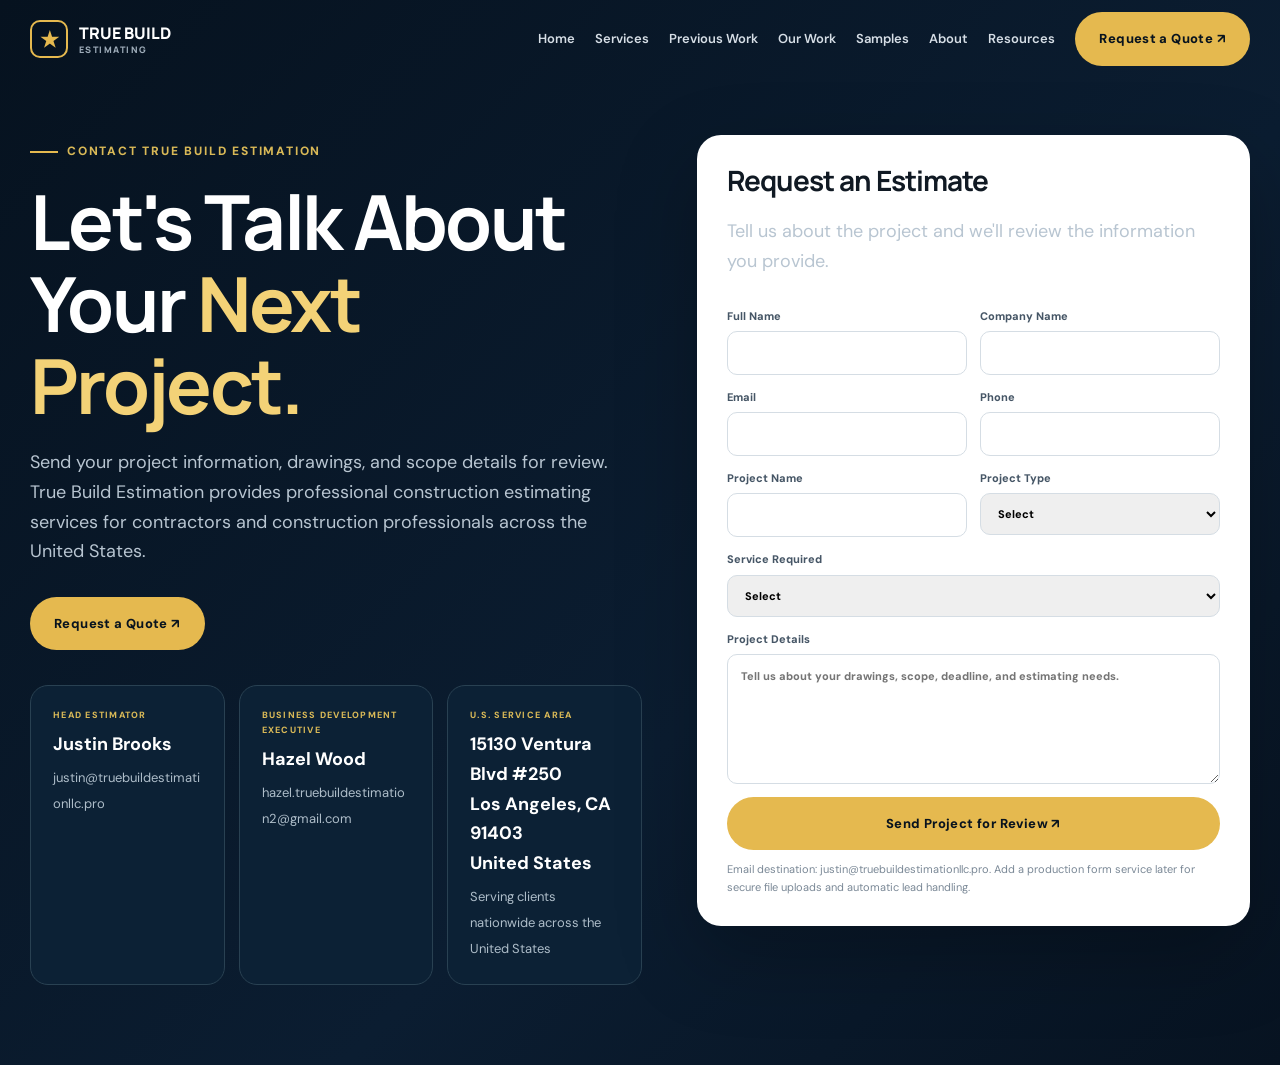
<file: contact.html>
<!DOCTYPE html>
<html lang="en">
<head>
<meta charset="UTF-8">
<meta name="viewport" content="width=device-width, initial-scale=1.0">
<title>Contact | True Build Estimation</title>
<meta name="description" content="Contact True Build Estimation for construction estimating, quantity takeoffs, material takeoffs, cost estimating and bid preparation support.">
<link rel="preconnect" href="https://fonts.googleapis.com">
<link rel="preconnect" href="https://fonts.gstatic.com" crossorigin>
<link href="https://fonts.googleapis.com/css2?family=DM+Sans:wght@400;500;600;700&family=Manrope:wght@500;600;700;800&display=swap" rel="stylesheet">
<link rel="stylesheet" href="./style.css">
<style>
.contact-page{min-height:100vh;background:linear-gradient(135deg,#06121f,#0b1d31 60%,#071321);color:#fff;padding:135px 0 80px}
.contact-hero{display:grid;grid-template-columns:1.05fr .95fr;gap:55px;align-items:start}
.contact-hero h1{font-size:clamp(45px,6vw,76px);max-width:760px}
.contact-hero h1 em{font-style:normal;color:#f3d277}
.contact-hero>div>p{font-size:18px;color:#b8c5d1;max-width:680px;margin:22px 0 30px}
.contact-grid{display:grid;grid-template-columns:repeat(3,1fr);gap:14px;margin-top:35px}
.contact-card{background:#0c2135;border:1px solid #294152;border-radius:18px;padding:22px}
.contact-card .small{display:block;font-size:9px;letter-spacing:.14em;color:#d9b957;font-weight:800;margin-bottom:7px}
.contact-card strong{display:block;font-size:18px;margin-bottom:4px}
.contact-card a,.contact-card span{color:#aebdc9;font-size:13px;word-break:break-word}
.contact-card a:hover{color:#f3d277}
.contact-form-wrap{background:#fff;color:#101923;border-radius:24px;padding:30px;box-shadow:0 30px 80px rgba(0,0,0,.25)}
.contact-form-wrap h2{font-size:28px;margin-bottom:6px}
.contact-form-wrap p{font-size:13px;color:#687789;margin-bottom:20px}
.contact-form{display:grid;grid-template-columns:1fr 1fr;gap:13px}
.contact-form .full{grid-column:1/-1}
.contact-form label{display:flex;flex-direction:column;gap:6px;font-size:11px;font-weight:800;color:#465666}
.contact-form input,.contact-form select,.contact-form textarea{border:1px solid #d5dde4;border-radius:10px;padding:12px 13px;outline:0}
.contact-form textarea{min-height:130px;resize:vertical}
.contact-note{font-size:11px!important;color:#7a8896!important;margin:10px 0 0!important}
@media(max-width:950px){.contact-hero{grid-template-columns:1fr}}
@media(max-width:650px){.contact-grid{grid-template-columns:1fr}.contact-form{grid-template-columns:1fr}.contact-form .full{grid-column:auto}.contact-page{padding-top:115px}}
</style>
</head>
<body>
<header id="header">
  <div class="container nav">
    <a class="logo" href="./index.html" aria-label="True Build Estimation home">
      <span class="logo-mark"></span><span>TRUE BUILD<small>ESTIMATING</small></span>
    </a>
    <nav class="navlinks" aria-label="Main navigation">
      <a href="./index.html">Home</a><a href="./index.html#services">Services</a><a href="samples.html">Previous Work</a><a href="./index.html#portfolio">Our Work</a>
      <a href="./index.html#samples">Samples</a><a href="./index.html#about">About</a><a href="./index.html#resources">Resources</a>
      <a class="btn btn-gold" href="contact.html">Request a Quote ↗</a>
    </nav>
    <a class="menu" href="./index.html" aria-label="Return home">←</a>
  </div>
</header>
<main class="contact-page">
  <div class="container contact-hero">
    <div>
      <div class="eyebrow" style="color:#d9b957">Contact True Build Estimation</div>
      <h1>Let's Talk About Your <em>Next Project.</em></h1>
      <p>Send your project information, drawings, and scope details for review. True Build Estimation provides professional construction estimating services for contractors and construction professionals across the United States.</p>
      <div style="margin:22px 0 6px"><a class="btn btn-gold" href="#request-form">Request a Quote ↗</a></div>
      <div class="contact-grid">
        <article class="contact-card"><span class="small">HEAD ESTIMATOR</span><strong>Justin Brooks</strong><a href="mailto:justin@truebuildestimationllc.pro">justin@truebuildestimationllc.pro</a></article>
        <article class="contact-card"><span class="small">BUSINESS DEVELOPMENT EXECUTIVE</span><strong>Hazel Wood</strong><a href="mailto:hazel.truebuildestimation2@gmail.com">hazel.truebuildestimation2@gmail.com</a></article>
        <article class="contact-card"><span class="small">U.S. SERVICE AREA</span><strong>15130 Ventura Blvd #250<br>Los Angeles, CA 91403<br>United States</strong><span>Serving clients nationwide across the United States</span></article>
      </div>
    </div>
    <div class="contact-form-wrap">
      <h2>Request an Estimate</h2>
      <p>Tell us about the project and we'll review the information you provide.</p>
      <form id="request-form" class="contact-form" action="mailto:justin@truebuildestimationllc.pro" method="post" enctype="text/plain">
        <label>Full Name<input name="Full Name" required></label>
        <label>Company Name<input name="Company Name"></label>
        <label>Email<input type="email" name="Email" required></label>
        <label>Phone<input name="Phone"></label>
        <label>Project Name<input name="Project Name"></label>
        <label>Project Type<select name="Project Type"><option value="">Select</option><option>Commercial</option><option>Residential</option><option>General Contractor</option><option>Subcontractor</option><option>Trade Project</option></select></label>
        <label class="full">Service Required<select name="Service Required"><option value="">Select</option><option>Quantity Takeoff</option><option>Material Takeoff</option><option>Construction Cost Estimating</option><option>Bid Preparation</option><option>Electrical Estimating</option><option>Plumbing Estimating</option><option>GC Estimating</option></select></label>
        <label class="full">Project Details<textarea name="Project Details" placeholder="Tell us about your drawings, scope, deadline, and estimating needs."></textarea></label>
        <button class="btn btn-gold full" type="submit">Send Project for Review ↗</button>
      </form>
      <p class="contact-note">Email destination: justin@truebuildestimationllc.pro. Add a production form service later for secure file uploads and automatic lead handling.</p>
    </div>
  </div>
</main>
<script src="./script.js" defer></script>
</body>
</html>
</file>
<file: style.css>
:root{
  --navy:#071321;--navy2:#0b1d31;--ink:#101923;--gold:#e5b94f;
  --gold2:#f3d277;--white:#fff;--off:#f5f7f9;--muted:#687789;
  --line:#dce3e9;--radius:20px;--shadow:0 18px 55px rgba(4,17,30,.12);
  --max:1220px;
}
*{box-sizing:border-box;margin:0;padding:0}
html{scroll-behavior:smooth}
body{font-family:"DM Sans",sans-serif;color:var(--ink);background:var(--white);line-height:1.65;overflow-x:hidden}
body.no-scroll{overflow:hidden}
h1,h2,h3,h4{font-family:Manrope,sans-serif;line-height:1.08;letter-spacing:-.035em}
a{text-decoration:none;color:inherit}
button,input,select,textarea{font:inherit}
button{cursor:pointer}
img{max-width:100%;display:block}
.container{width:min(calc(100% - 40px),var(--max));margin:auto}
.section{padding:105px 0}
.eyebrow{display:inline-flex;align-items:center;gap:9px;font-size:12px;font-weight:800;letter-spacing:.15em;text-transform:uppercase;color:#9a7620;margin-bottom:18px}
.eyebrow:before{content:"";width:28px;height:2px;background:var(--gold)}
.section-title{font-size:clamp(34px,4.2vw,58px);max-width:780px}
.section-copy{color:var(--muted);max-width:700px;margin-top:18px;font-size:17px}
.dark{background:var(--navy);color:white}
.dark .section-copy{color:#aab7c5}
.btn{display:inline-flex;align-items:center;justify-content:center;gap:10px;border:1px solid transparent;border-radius:999px;padding:15px 23px;font-weight:800;font-size:13px;letter-spacing:.03em;transition:.25s ease}
.btn-gold{background:var(--gold);color:#08131e}
.btn-gold:hover{background:var(--gold2);transform:translateY(-2px);box-shadow:0 12px 28px rgba(229,185,79,.25)}
.btn-dark{background:var(--navy);color:#fff}
.btn-dark:hover{transform:translateY(-2px)}
.btn-outline{border-color:#cfd7df;background:transparent}
.btn-outline:hover{border-color:var(--gold);color:#8a6818}
.btn-white{border-color:#526272;color:white;background:transparent}
.btn-white:hover{border-color:var(--gold);color:var(--gold2)}
.btn-link{padding:0;border:0;background:none;font-weight:800;color:#8b681b}
.btn-link span{transition:.2s}.btn-link:hover span{margin-left:5px}
header{position:fixed;z-index:1000;top:0;left:0;right:0;height:78px;display:flex;align-items:center;transition:.3s}
header.scrolled{background:rgba(7,19,33,.9);backdrop-filter:blur(16px);height:68px;box-shadow:0 5px 25px rgba(0,0,0,.14)}
.nav{display:flex;align-items:center;justify-content:space-between;gap:25px}
.logo{display:flex;align-items:center;gap:11px;color:#fff;font-family:Manrope;font-weight:800;white-space:nowrap}
.logo-mark{width:38px;height:38px;border:2px solid var(--gold);border-radius:10px;display:grid;place-items:center;position:relative}
.logo-mark:after{content:"★";color:var(--gold);font-size:21px}
.logo small{display:block;font-size:9px;letter-spacing:.16em;color:#9eacb9;margin-top:-3px}
.navlinks{display:flex;align-items:center;gap:20px;color:#d6dee6;font-size:13px;font-weight:600}
.navlinks a{transition:.2s}.navlinks a:hover{color:var(--gold2)}
.menu{display:none;background:none;border:0;color:#fff;font-size:27px}
.hero{min-height:820px;background:
 radial-gradient(circle at 78% 34%,rgba(229,185,79,.13),transparent 22%),
 linear-gradient(135deg,#06121f,#0a1c2f 62%,#081522);
 color:#fff;position:relative;display:flex;align-items:center;padding:150px 0 90px;overflow:hidden}
.grid-bg{position:absolute;inset:0;opacity:.13;background-image:linear-gradient(rgba(180,205,220,.25) 1px,transparent 1px),linear-gradient(90deg,rgba(180,205,220,.25) 1px,transparent 1px);background-size:48px 48px;mask-image:linear-gradient(90deg,black,transparent 85%)}
.hero .container{position:relative;z-index:2}
.hero-grid{display:grid;grid-template-columns:1fr 1fr;gap:55px;align-items:center}
.hero h1{font-size:clamp(45px,6.2vw,82px);max-width:780px}
.hero h1 em{font-style:normal;color:var(--gold2)}
.hero p{font-size:18px;color:#b8c5d1;max-width:650px;margin:24px 0 30px}
.hero-actions{display:flex;gap:12px;flex-wrap:wrap}
.trust-mini{display:flex;gap:18px;flex-wrap:wrap;margin-top:31px;color:#cbd4dd;font-size:12px}
.trust-mini span{display:flex;gap:7px;align-items:center}.trust-mini i{color:var(--gold);font-style:normal}
.hero-visual{min-height:500px;position:relative;display:grid;place-items:center;perspective:900px}
.building{width:340px;height:390px;position:relative;transform:rotateY(-12deg) rotateX(5deg);animation:float 7s ease-in-out infinite}
@keyframes float{50%{transform:rotateY(-8deg) rotateX(2deg) translateY(-13px)}}
.floor{position:absolute;left:15%;right:12%;height:50px;border:1px solid rgba(222,235,245,.35);background:linear-gradient(90deg,rgba(64,103,132,.22),rgba(229,185,79,.09));transform:skewY(-5deg);box-shadow:0 0 20px rgba(90,150,190,.08)}
.floor:nth-child(1){top:12%}.floor:nth-child(2){top:25%}.floor:nth-child(3){top:38%}.floor:nth-child(4){top:51%}.floor:nth-child(5){top:64%}.floor:nth-child(6){top:77%}
.column{position:absolute;bottom:0;width:7px;height:90%;background:linear-gradient(#a9bdcc55,#e5b94f55);left:24%}.column.c2{left:48%}.column.c3{left:72%}
.ground{position:absolute;bottom:6%;left:5%;width:90%;height:4px;background:var(--gold);box-shadow:0 0 30px #e5b94f77}
.float-tag{position:absolute;padding:9px 12px;background:rgba(5,16,27,.82);border:1px solid #415363;border-radius:10px;font-size:10px;letter-spacing:.12em;color:#d9e2ea;backdrop-filter:blur(8px);animation:tagfloat 5s ease-in-out infinite}
.float-tag b{display:block;color:var(--gold2);font-size:12px;margin-top:2px}
@keyframes tagfloat{50%{transform:translateY(-8px)}}.t1{top:12%;left:0}.t2{top:35%;right:-5%;animation-delay:1s}.t3{bottom:25%;left:3%;animation-delay:2s}.t4{bottom:9%;right:4%;animation-delay:3s}
.section-head{display:flex;justify-content:space-between;gap:30px;align-items:end;margin-bottom:45px}
.trustbar{background:#f0f3f5;border-top:1px solid #dfe5ea;border-bottom:1px solid #dfe5ea}
.trustbar .container{display:grid;grid-template-columns:repeat(5,1fr)}
.trustitem{padding:25px 16px;text-align:center;border-right:1px solid #dfe5ea;font-size:12px;font-weight:800;letter-spacing:.07em;text-transform:uppercase}
.trustitem:last-child{border:0}
.intro-grid{display:grid;grid-template-columns:1.05fr .95fr;gap:70px;align-items:center}
.blueprint-card{height:420px;border-radius:28px;background:#0a1b2c;overflow:hidden;position:relative;box-shadow:var(--shadow);border:1px solid #243b50}
.blueprint-card:before{content:"";position:absolute;inset:0;background-image:linear-gradient(#9fb8ca18 1px,transparent 1px),linear-gradient(90deg,#9fb8ca18 1px,transparent 1px);background-size:36px 36px}
.plan-lines{position:absolute;inset:14%;border:1px solid #9eb5c633;transform:rotate(-2deg)}
.plan-lines:before,.plan-lines:after{content:"";position:absolute;border:1px solid #d8e4ed44}
.plan-lines:before{inset:12% 25% 35% 8%}.plan-lines:after{inset:55% 8% 12% 34%}
.dimension{position:absolute;color:#8fa8b9;font-size:10px;letter-spacing:.12em}.d1{top:12%;left:14%}.d2{right:13%;top:45%;writing-mode:vertical-rl}.d3{bottom:14%;left:40%}
.stat-grid{display:grid;grid-template-columns:repeat(2,1fr);gap:12px;margin-top:27px}
.stat{padding:18px;border:1px solid var(--line);border-radius:15px;background:#fff}.stat strong{display:block;font-family:Manrope;font-size:24px}.stat span{font-size:12px;color:var(--muted)}
.services{background:var(--off)}
.service-grid{display:grid;grid-template-columns:repeat(3,1fr);gap:15px}
.card{background:#fff;border:1px solid var(--line);border-radius:18px;padding:26px;transition:.3s;position:relative;overflow:hidden}
.card:hover{transform:translateY(-6px);box-shadow:var(--shadow);border-color:#cbd5dd}
.service-no{font-size:11px;color:#a37a1a;font-weight:800;letter-spacing:.12em}.service-card h3{font-size:21px;margin:18px 0 9px}.service-card p{color:var(--muted);font-size:14px;min-height:68px}.service-card .arrow{position:absolute;right:23px;bottom:25px;color:#8d6a1e}
.takeoff-wrap{display:grid;grid-template-columns:1.25fr .75fr;gap:25px;align-items:stretch}
.plan-view{min-height:530px;background:#10283a;border-radius:25px;position:relative;overflow:hidden;border:1px solid #294458}
.plan-view:before{content:"";position:absolute;inset:0;background-image:linear-gradient(#8da9ba18 1px,transparent 1px),linear-gradient(90deg,#8da9ba18 1px,transparent 1px);background-size:34px 34px}
.plan-sheet{position:absolute;inset:8% 9%;border:1px solid #c4d7e144;background:#f2f4f3e8;transform:rotate(-1deg);color:#1b2b37;box-shadow:0 18px 50px #0005}
.plan-room{position:absolute;border:2px solid #657886;display:flex;align-items:center;justify-content:center;font-size:10px;color:#425663}
.r1{left:9%;top:13%;width:35%;height:31%}.r2{left:46%;top:13%;width:45%;height:31%}.r3{left:9%;top:44%;width:55%;height:43%}.r4{left:64%;top:44%;width:27%;height:43%}
.measure{position:absolute;height:2px;background:#d9a930;box-shadow:0 0 10px #d9a93077;z-index:3}.measure:after{content:"";position:absolute;right:0;top:-4px;width:10px;height:10px;border-right:2px solid #d9a930;border-top:2px solid #d9a930;transform:rotate(45deg)}
.m1{width:26%;left:18%;top:38%;transform:rotate(90deg)}.m2{width:34%;left:31%;top:72%}.m3{width:20%;left:68%;top:50%;transform:rotate(90deg)}
.callout{position:absolute;z-index:5;padding:8px 10px;border-radius:8px;background:#071321e8;color:#fff;font-size:10px;border:1px solid #6e7d8b}.callout b{color:var(--gold2);display:block}.co1{top:23%;left:25%}.co2{top:64%;left:52%}.co3{top:31%;right:5%}
.takeoff-panel{background:#f4f6f8;border:1px solid var(--line);border-radius:25px;padding:28px}
.panel-list{margin:23px 0}.panel-row{display:flex;justify-content:space-between;padding:15px 0;border-bottom:1px solid var(--line);font-size:13px}.panel-row b{font-size:14px}.demo-note{padding:13px;border-radius:10px;background:#fff7df;color:#7b5b16;font-size:11px;margin-top:20px}
.dark-grid{display:grid;grid-template-columns:1fr 1fr;gap:60px;align-items:center}
.why-grid{display:grid;grid-template-columns:repeat(2,1fr);gap:12px;margin-top:32px}
.why-card{padding:22px;border:1px solid #26394a;border-radius:16px;background:#0b1d2e}.why-card strong{display:block;color:#fff;margin-bottom:7px}.why-card p{font-size:13px;color:#91a2b2}
.dashboard{background:#fff;border-radius:25px;padding:25px;box-shadow:0 25px 60px #0002}
.dash-top{display:flex;justify-content:space-between;gap:20px;margin-bottom:20px}.dash-top span{font-size:11px;color:#7c8995}.dash-top b{display:block;font-size:18px}
.dash-grid{display:grid;grid-template-columns:repeat(3,1fr);gap:10px}.dash-stat{padding:17px;background:#f5f7f9;border-radius:13px}.dash-stat span{font-size:10px;color:#7a8794}.dash-stat strong{display:block;font-size:21px;margin-top:4px}
.bar{height:9px;background:#e6ebef;border-radius:99px;margin-top:22px;overflow:hidden}.bar i{display:block;height:100%;width:72%;background:var(--gold);border-radius:99px}
.portfolio{background:var(--off)}
.filters{display:flex;gap:8px;flex-wrap:wrap;margin-bottom:28px}.filter{border:1px solid #d4dce3;background:white;padding:9px 14px;border-radius:999px;font-size:11px;font-weight:800;cursor:pointer}.filter.active{background:var(--navy);color:white;border-color:var(--navy)}
.project-grid{display:grid;grid-template-columns:repeat(2,1fr);gap:18px}
.project{min-height:310px;background:#fff;border-radius:20px;overflow:hidden;border:1px solid var(--line);display:flex;flex-direction:column}.project-visual{height:175px;background:#102334;position:relative;overflow:hidden;padding:20px}.project-visual:before{content:"";position:absolute;inset:0;background-image:linear-gradient(#d6e4ec12 1px,transparent 1px),linear-gradient(90deg,#d6e4ec12 1px,transparent 1px);background-size:26px 26px}
.sheet-mini{position:absolute;background:#edf1f0;left:12%;top:13%;width:72%;height:74%;transform:rotate(-3deg);box-shadow:0 10px 25px #0005}.sheet-mini:before{content:"";position:absolute;inset:12%;border:1px solid #82929e}.project-body{padding:21px}.tag{font-size:10px;color:#8d691c;font-weight:800;letter-spacing:.1em;text-transform:uppercase}.project h3{font-size:21px;margin:7px 0}.project p{font-size:13px;color:var(--muted);margin-bottom:15px}
.sample{background:white}.sample-tabs{display:flex;gap:8px;flex-wrap:wrap;margin:30px 0}.sample-tab{padding:11px 15px;border-radius:9px;border:1px solid var(--line);background:#fff;font-size:12px;font-weight:800}.sample-tab.active{background:var(--navy);color:#fff}
.table-shell{border:1px solid var(--line);border-radius:18px;overflow:auto;box-shadow:var(--shadow)}table{border-collapse:collapse;width:100%;min-width:850px;font-size:12px}th{background:#0d2033;color:#fff;text-align:left;padding:15px}td{padding:14px;border-bottom:1px solid #e5e9ed}tr:hover td{background:#faf7ed}.sample-badge{display:inline-block;background:#fff5d8;color:#735615;padding:7px 10px;border-radius:7px;font-size:10px;font-weight:800;margin-bottom:13px}
.process{background:#f5f7f9}.timeline{display:grid;grid-template-columns:repeat(7,1fr);gap:8px;position:relative}.timeline:before{content:"";height:2px;background:#d6dee5;position:absolute;left:7%;right:7%;top:31px}.step{position:relative;text-align:center}.step-dot{width:62px;height:62px;border-radius:50%;background:#fff;border:2px solid #d5dee5;display:grid;place-items:center;margin:auto;position:relative;z-index:1;font-family:Manrope;font-weight:800}.step:nth-child(7) .step-dot{background:var(--gold);border-color:var(--gold)}.step b{display:block;font-size:13px;margin-top:15px}.step small{display:block;color:var(--muted);font-size:11px;margin-top:5px}
.deliver-grid{display:grid;grid-template-columns:repeat(3,1fr);gap:13px}.deliver{padding:24px;border:1px solid var(--line);border-radius:15px}.deliver span{font-size:22px;color:#a1781d}.deliver h3{font-size:16px;margin:10px 0 5px}.deliver p{font-size:12px;color:var(--muted)}
.industry-grid{display:grid;grid-template-columns:repeat(4,1fr);gap:12px}.industry{min-height:150px;padding:22px;background:#fff;border:1px solid var(--line);border-radius:17px;display:flex;flex-direction:column;justify-content:end;transition:.25s}.industry:hover{transform:translateY(-5px);box-shadow:var(--shadow)}.industry b{font-size:16px}.industry span{font-size:11px;color:var(--muted);margin-top:6px}
.faq-grid{display:grid;grid-template-columns:.8fr 1.2fr;gap:65px}.faq-item{border-bottom:1px solid #dfe5ea}.faq-q{width:100%;border:0;background:none;text-align:left;padding:21px 0;font-weight:800;display:flex;justify-content:space-between;gap:15px}.faq-q span{font-size:21px;font-weight:400}.faq-a{max-height:0;overflow:hidden;color:var(--muted);font-size:14px;transition:max-height .3s ease}.faq-item.open .faq-a{max-height:180px;padding-bottom:20px}.faq-item.open .faq-q span{transform:rotate(45deg)}
.cta{padding:90px 0;background:linear-gradient(130deg,#061320,#0c2135);color:white;position:relative;overflow:hidden}.cta:after{content:"";position:absolute;width:480px;height:480px;border:1px solid #d5b35b22;border-radius:50%;right:-160px;top:-180px}.cta .container{position:relative;z-index:1;display:flex;justify-content:space-between;align-items:center;gap:30px}.cta h2{font-size:clamp(35px,4vw,58px);max-width:750px}.cta p{color:#aebdca;margin-top:12px;max-width:720px}
footer{background:#050e17;color:#a7b4c0;padding:70px 0 25px}.footer-grid{display:grid;grid-template-columns:1.4fr repeat(3,1fr);gap:45px}.footer-brand .logo{margin-bottom:18px}.footer-brand p{font-size:13px;max-width:350px}.footer h4{font-size:12px;color:#fff;letter-spacing:.12em;margin-bottom:16px}.footer a{display:block;font-size:12px;margin:9px 0}.footer a:hover{color:var(--gold)}.copyright{border-top:1px solid #1d2a36;margin-top:45px;padding-top:20px;display:flex;justify-content:space-between;font-size:11px}
.modal{position:fixed;inset:0;background:rgba(2,9,15,.83);z-index:2000;display:none;place-items:center;padding:25px}.modal.open{display:grid}.modal-box{background:#fff;border-radius:20px;max-width:1050px;width:100%;max-height:90vh;overflow:auto;position:relative}.close{position:absolute;right:17px;top:14px;width:38px;height:38px;border-radius:50%;border:0;background:#071321;color:#fff;font-size:21px;z-index:2}.modal-head{padding:28px 30px;border-bottom:1px solid var(--line)}.modal-head h3{font-size:27px}.modal-content{padding:30px}.viewer{height:470px;background:#102638;border-radius:14px;position:relative;overflow:hidden}.viewer-sheet{position:absolute;inset:8%;background:#f2f3f1;transform:rotate(-2deg);box-shadow:0 20px 50px #0005;padding:35px;color:#24313a}.viewer-sheet h4{font-size:20px}.viewer-lines{height:3px;background:#8898a2;margin:20px 0}.viewer-lines:nth-child(3){width:60%}.viewer-grid{display:grid;grid-template-columns:repeat(4,1fr);gap:9px}.viewer-grid div{height:45px;border:1px solid #b5c0c7}.viewer-stamp{position:absolute;right:5%;bottom:7%;border:2px solid #b68b25;color:#8c681b;padding:8px 15px;font-weight:900;transform:rotate(-8deg)}
.form-modal{max-width:850px}.form-body{padding:30px}.progress{height:6px;background:#e7ebee;border-radius:99px;overflow:hidden;margin:10px 0 30px}.progress i{display:block;height:100%;width:20%;background:var(--gold);transition:.3s}.form-step{display:none}.form-step.active{display:block}.form-step h3{font-size:25px;margin-bottom:20px}.form-grid{display:grid;grid-template-columns:1fr 1fr;gap:15px}.field{display:flex;flex-direction:column;gap:6px}.field.full{grid-column:1/-1}.field label{font-size:11px;font-weight:800;color:#465666}.field input,.field select,.field textarea{width:100%;border:1px solid #d5dde4;border-radius:10px;padding:12px 13px;outline:none;background:#fff}.field input:focus,.field select:focus,.field textarea:focus{border-color:#a98022;box-shadow:0 0 0 3px #e5b94f22}.field textarea{min-height:120px;resize:vertical}.form-actions{display:flex;justify-content:space-between;margin-top:25px}.success{text-align:center;padding:55px 20px}.check{width:72px;height:72px;border-radius:50%;background:#eaf6ec;color:#26743a;display:grid;place-items:center;font-size:35px;margin:0 auto 20px}
.reveal{opacity:0;transform:translateY(25px);transition:opacity .7s ease,transform .7s ease}.reveal.visible{opacity:1;transform:none}
@media(max-width:1000px){
 .navlinks{display:none}.menu{display:block}.hero-grid,.intro-grid,.dark-grid,.takeoff-wrap,.faq-grid{grid-template-columns:1fr}.hero{min-height:auto}.hero-visual{min-height:430px}.service-grid{grid-template-columns:repeat(2,1fr)}.industry-grid{grid-template-columns:repeat(2,1fr)}.footer-grid{grid-template-columns:1.5fr 1fr 1fr}.timeline{grid-template-columns:repeat(4,1fr);gap:22px}.timeline:before{display:none}
}
@media(max-width:650px){
 .container{width:min(calc(100% - 28px),var(--max))}.section{padding:75px 0}.hero{padding-top:130px}.hero h1{font-size:45px}.hero-visual{min-height:370px}.building{transform:scale(.8) rotateY(-12deg)}.float-tag{font-size:8px}.t2{right:0}.trustbar .container{grid-template-columns:repeat(2,1fr)}.trustitem{border-bottom:1px solid #dfe5ea}.service-grid,.project-grid,.deliver-grid,.industry-grid,.footer-grid{grid-template-columns:1fr}.section-head{display:block}.section-head .btn{margin-top:20px}.why-grid,.form-grid{grid-template-columns:1fr}.field.full{grid-column:auto}.dash-grid{grid-template-columns:repeat(2,1fr)}.timeline{grid-template-columns:repeat(2,1fr)}.cta .container{display:block}.cta .btn{margin-top:25px}.copyright{display:block}.copyright div+div{margin-top:8px}.viewer{height:360px}.viewer-sheet{inset:7%;padding:20px}.modal{padding:10px}.form-body,.modal-content{padding:20px}
}
@media(prefers-reduced-motion:reduce){
 html{scroll-behavior:auto}*,*:before,*:after{animation:none!important;transition:none!important}.reveal{opacity:1;transform:none}
}

/* Footer contact / team / social block */
.footer-contact{
  margin-top:42px;padding:34px 0 26px;border-top:1px solid #1d2a36;border-bottom:1px solid #1d2a36;
  display:grid;grid-template-columns:1.15fr 1.6fr auto;gap:28px;align-items:start;
}
.footer-contact h3{font-size:26px;color:#fff;margin:4px 0 9px}
.footer-contact p{font-size:13px;max-width:420px;color:#91a1ae}
.contact-people{display:grid;grid-template-columns:repeat(2,1fr);gap:12px}
.contact-person{padding:18px;border:1px solid #243441;border-radius:14px;background:#091622;display:flex;flex-direction:column;gap:4px}
.contact-person .contact-role{font-size:9px;letter-spacing:.14em;font-weight:800;color:#d9b957}
.contact-person strong{font-size:16px;color:#fff}
.contact-person a,.contact-person span:last-child{font-size:12px;color:#a8b6c2;word-break:break-word}
.contact-person a:hover{color:#f3d277}
.footer-social{display:flex;flex-direction:column;gap:11px;align-items:flex-start}
.footer-social>span{font-size:9px;letter-spacing:.13em;font-weight:800;color:#8f9da9}
.social-icons{display:flex;gap:8px}
.social-icon{width:38px;height:38px;border-radius:10px;border:1px solid #2a3b49;background:#091622;display:grid;place-items:center;color:#d8e1e8;transition:.2s ease;font-weight:800}
.social-icon:hover{color:#08131e;background:var(--gold);border-color:var(--gold);transform:translateY(-2px)}
@media(max-width:1000px){.footer-contact{grid-template-columns:1fr}}
@media(max-width:650px){.contact-people{grid-template-columns:1fr}}

/* FINAL FOOTER CONTACT */
.footer-contact{
  margin-top:42px;
  padding:34px 0 28px;
  border-top:1px solid #1d2a36;
  border-bottom:1px solid #1d2a36;
  display:grid;
  grid-template-columns:1.1fr 1.65fr auto;
  gap:28px;
  align-items:start;
}
.footer-contact h3{font-size:27px;color:#fff;margin:4px 0 9px}
.footer-contact p{font-size:13px;line-height:1.7;color:#92a1ad;max-width:430px}
.contact-people{display:grid;grid-template-columns:repeat(2,minmax(0,1fr));gap:12px}
.contact-person{
  padding:18px;
  border:1px solid #263947;
  border-radius:14px;
  background:#091622;
  display:flex;
  flex-direction:column;
  gap:4px;
}
.contact-person .contact-role{
  font-size:9px;
  letter-spacing:.14em;
  font-weight:800;
  color:#d9b957;
}
.contact-person strong{font-size:16px;color:#fff}
.contact-person a,.contact-person span:last-child{
  font-size:12px;color:#a9b6c0;word-break:break-word;
}
.contact-person a:hover{color:#f3d277}
.footer-social{display:flex;flex-direction:column;gap:11px;align-items:flex-start}
.footer-social>span{font-size:9px;letter-spacing:.13em;font-weight:800;color:#8e9ca8}
.social-icons{display:flex;gap:8px}
.social-icon{
  width:40px;height:40px;border-radius:10px;
  border:1px solid #2b3d4b;background:#091622;
  display:grid;place-items:center;color:#d9e1e7;
  font-size:15px;font-weight:900;
  transition:.2s ease;
}
.social-icon:hover{
  color:#08131e;background:var(--gold);border-color:var(--gold);
  transform:translateY(-2px);
}
.footer-contact+.copyright{margin-top:28px}
@media(max-width:1000px){
  .footer-contact{grid-template-columns:1fr}
}
@media(max-width:650px){
  .contact-people{grid-template-columns:1fr}
}

/* Production sample gallery */
.project-visual{height:190px;background:#102334;position:relative;overflow:hidden}
.project-visual img{
  width:100%;height:100%;object-fit:cover;object-position:top center;
  display:block;transition:transform .45s ease,filter .45s ease;
}
.project:hover .project-visual img{transform:scale(1.035);filter:saturate(1.04)}
.sample-preview-card{
  display:grid;
  grid-template-columns:.8fr 1.2fr;
  background:#fff;
  border:1px solid var(--line);
  border-radius:24px;
  overflow:hidden;
  box-shadow:var(--shadow);
}
.sample-preview-copy{padding:34px}
.sample-preview-copy h3{font-size:30px;margin:8px 0 12px}
.sample-preview-copy>p{color:var(--muted);font-size:14px;max-width:560px}
.sample-preview-image{
  background:#0d2336;
  min-height:390px;
  display:flex;
  align-items:center;
  justify-content:center;
  padding:22px;
  overflow:hidden;
}
.sample-preview-image img{width:100%;max-height:470px;object-fit:contain;box-shadow:0 25px 55px rgba(0,0,0,.28);border-radius:8px;background:#f4f5f3}
.sample-meta-grid{display:grid;grid-template-columns:repeat(2,1fr);gap:10px;margin:22px 0}
.sample-meta-item{padding:15px;border:1px solid var(--line);border-radius:12px;background:#f7f9fa}
.sample-meta-item span{display:block;font-size:9px;font-weight:800;letter-spacing:.12em;color:#8c6a1e}
.sample-meta-item strong{display:block;margin-top:4px;font-size:17px}
.sample-action-row{display:flex;justify-content:flex-end;gap:10px;flex-wrap:wrap;margin-top:18px}
@media(max-width:900px){.sample-preview-card{grid-template-columns:1fr}.sample-preview-image{min-height:300px}.sample-meta-grid{grid-template-columns:1fr 1fr}}
@media(max-width:650px){.sample-meta-grid{grid-template-columns:1fr}.sample-action-row{justify-content:stretch}.sample-action-row .btn{width:100%}}
/* True Build Estimation reliability fixes */
.dashboard .dash-top span,
.dashboard .dash-top b,
.dashboard .dash-stat span,
.dashboard .dash-stat strong,
.dashboard .bar + p { color:#101923 !important; }
.dashboard .dash-top > span { color:#687789 !important; }
.sample-thumb img, .project-visual img { min-height:220px; object-fit:contain; }
.sample-thumb a { display:block; width:100%; }
.sample-thumb a img { cursor:zoom-in; }
.logo-image { width:210px; height:auto; display:block; }

/* Sample library reliability fixes */
.sample-section{scroll-margin-top:95px}
.sample-thumb img,.project-visual img,.sample-preview-image img{background:#f4f5f3}
</file>
